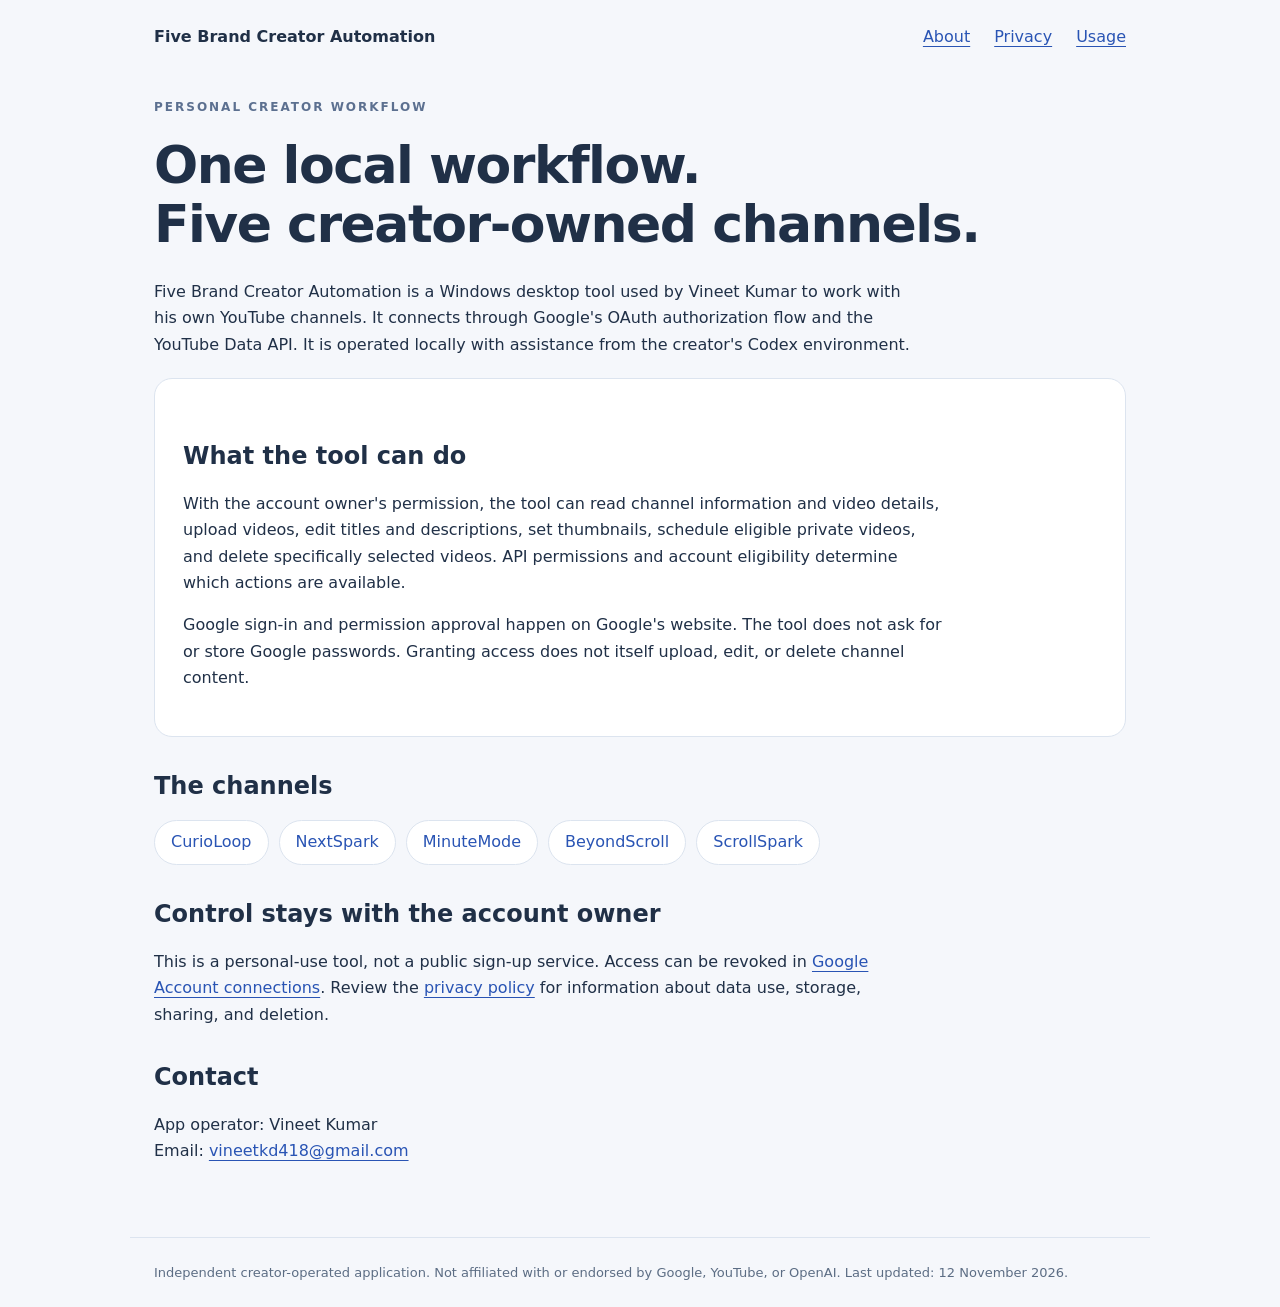
<file: index.html>
<!doctype html><html lang="en"><head><meta charset="utf-8"><meta name="viewport" content="width=device-width, initial-scale=1"><title>Five Brand Creator Automation</title><meta name="description" content="A personal desktop tool for managing five creator-owned YouTube channels through authorized Google API access."><link rel="stylesheet" href="style.css"></head><body><header><strong>Five Brand Creator Automation</strong><nav aria-label="Main"><a href="index.html" aria-current="page">About</a><a href="privacy.html">Privacy</a><a href="terms.html">Usage</a></nav></header><main><div class="label">Personal creator workflow</div><h1>One local workflow.<br>Five creator-owned channels.</h1><p>Five Brand Creator Automation is a Windows desktop tool used by Vineet Kumar to work with his own YouTube channels. It connects through Google's OAuth authorization flow and the YouTube Data API. It is operated locally with assistance from the creator's Codex environment.</p><div class="card"><h2>What the tool can do</h2><p>With the account owner's permission, the tool can read channel information and video details, upload videos, edit titles and descriptions, set thumbnails, schedule eligible private videos, and delete specifically selected videos. API permissions and account eligibility determine which actions are available.</p><p>Google sign-in and permission approval happen on Google's website. The tool does not ask for or store Google passwords. Granting access does not itself upload, edit, or delete channel content.</p></div><h2>The channels</h2><div class="brands"><a href="https://www.youtube.com/@cur.ioloop">CurioLoop</a><a href="https://www.youtube.com/@nextspark54">NextSpark</a><a href="https://www.youtube.com/@minu.temode">MinuteMode</a><a href="https://www.youtube.com/@beyon_dscroll">BeyondScroll</a><a href="https://www.youtube.com/@scrollspark95">ScrollSpark</a></div><h2>Control stays with the account owner</h2><p>This is a personal-use tool, not a public sign-up service. Access can be revoked in <a href="https://myaccount.google.com/connections">Google Account connections</a>. Review the <a href="privacy.html">privacy policy</a> for information about data use, storage, sharing, and deletion.</p><h2>Contact</h2><p>App operator: Vineet Kumar<br>Email: <a href="mailto:vineetkd418@gmail.com">vineetkd418@gmail.com</a></p></main><footer>Independent creator-operated application. Not affiliated with or endorsed by Google, YouTube, or OpenAI. Last updated: 12 November 2026.</footer></body></html>
</file>
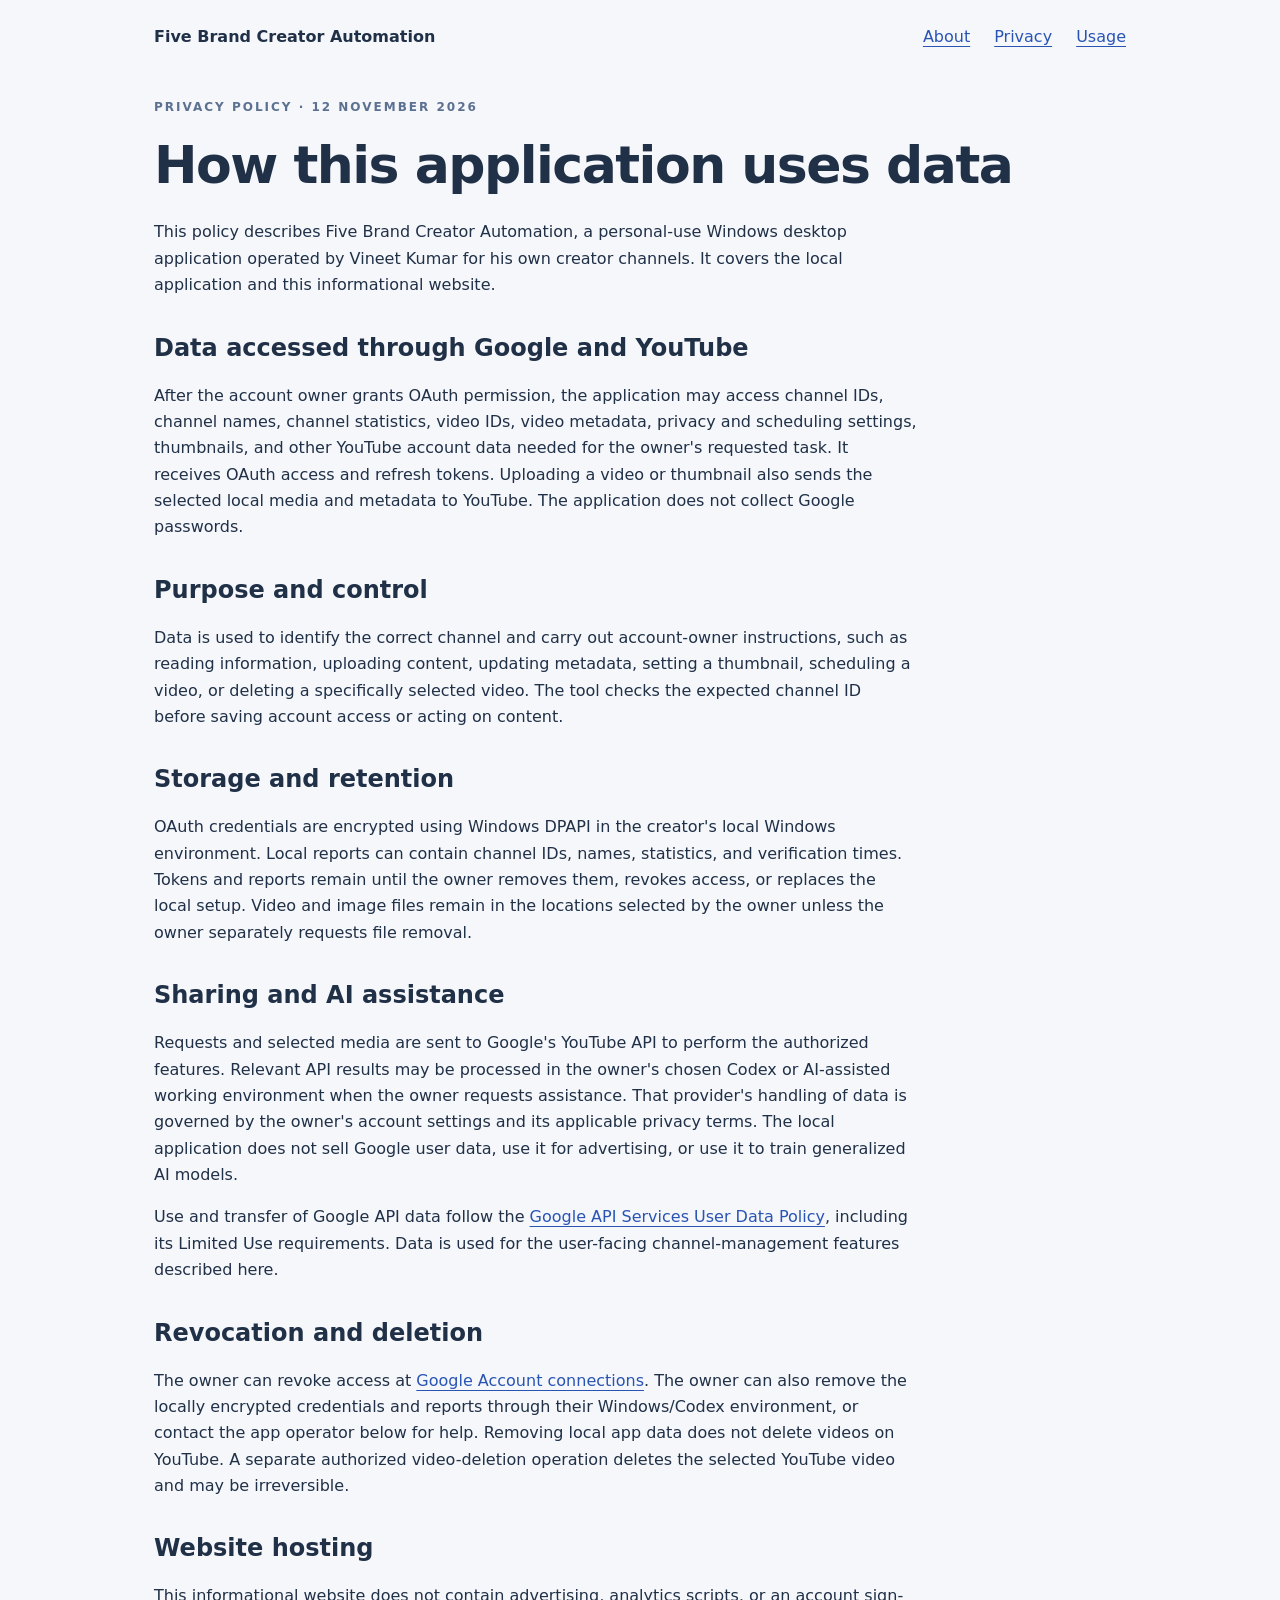
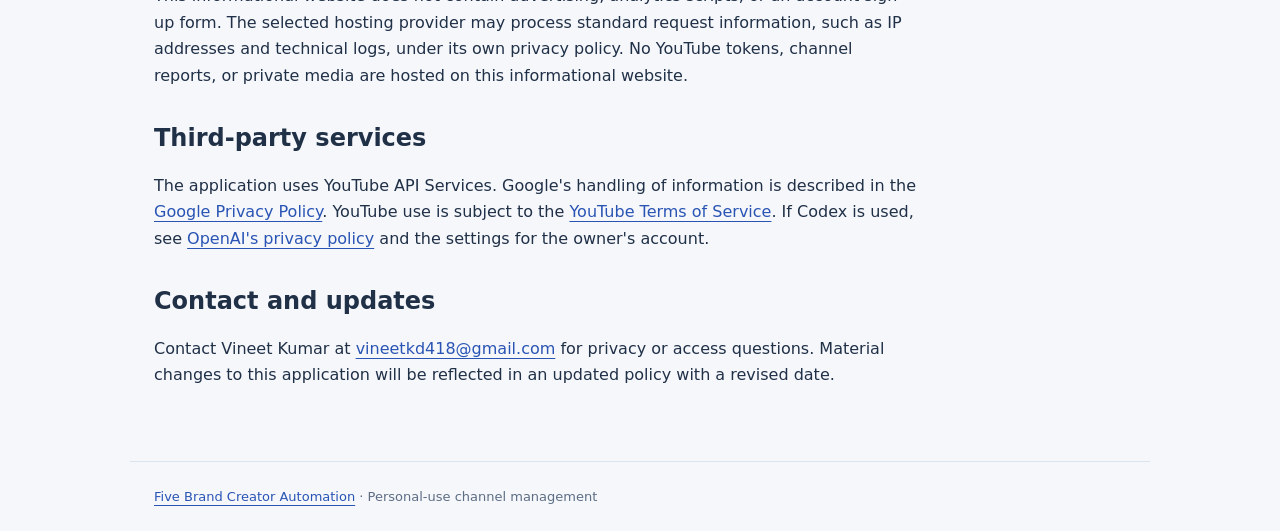
<file: privacy.html>
<!doctype html><html lang="en"><head><meta charset="utf-8"><meta name="viewport" content="width=device-width, initial-scale=1"><title>Privacy Policy — Five Brand Creator Automation</title><link rel="stylesheet" href="style.css"></head><body><header><strong>Five Brand Creator Automation</strong><nav aria-label="Main"><a href="index.html">About</a><a href="privacy.html" aria-current="page">Privacy</a><a href="terms.html">Usage</a></nav></header><main><div class="label">Privacy policy · 12 November 2026</div><h1>How this application uses data</h1><p>This policy describes Five Brand Creator Automation, a personal-use Windows desktop application operated by Vineet Kumar for his own creator channels. It covers the local application and this informational website.</p><h2>Data accessed through Google and YouTube</h2><p>After the account owner grants OAuth permission, the application may access channel IDs, channel names, channel statistics, video IDs, video metadata, privacy and scheduling settings, thumbnails, and other YouTube account data needed for the owner's requested task. It receives OAuth access and refresh tokens. Uploading a video or thumbnail also sends the selected local media and metadata to YouTube. The application does not collect Google passwords.</p><h2>Purpose and control</h2><p>Data is used to identify the correct channel and carry out account-owner instructions, such as reading information, uploading content, updating metadata, setting a thumbnail, scheduling a video, or deleting a specifically selected video. The tool checks the expected channel ID before saving account access or acting on content.</p><h2>Storage and retention</h2><p>OAuth credentials are encrypted using Windows DPAPI in the creator's local Windows environment. Local reports can contain channel IDs, names, statistics, and verification times. Tokens and reports remain until the owner removes them, revokes access, or replaces the local setup. Video and image files remain in the locations selected by the owner unless the owner separately requests file removal.</p><h2>Sharing and AI assistance</h2><p>Requests and selected media are sent to Google's YouTube API to perform the authorized features. Relevant API results may be processed in the owner's chosen Codex or AI-assisted working environment when the owner requests assistance. That provider's handling of data is governed by the owner's account settings and its applicable privacy terms. The local application does not sell Google user data, use it for advertising, or use it to train generalized AI models.</p><p>Use and transfer of Google API data follow the <a href="https://developers.google.com/terms/api-services-user-data-policy">Google API Services User Data Policy</a>, including its Limited Use requirements. Data is used for the user-facing channel-management features described here.</p><h2>Revocation and deletion</h2><p>The owner can revoke access at <a href="https://myaccount.google.com/connections">Google Account connections</a>. The owner can also remove the locally encrypted credentials and reports through their Windows/Codex environment, or contact the app operator below for help. Removing local app data does not delete videos on YouTube. A separate authorized video-deletion operation deletes the selected YouTube video and may be irreversible.</p><h2>Website hosting</h2><p>This informational website does not contain advertising, analytics scripts, or an account sign-up form. The selected hosting provider may process standard request information, such as IP addresses and technical logs, under its own privacy policy. No YouTube tokens, channel reports, or private media are hosted on this informational website.</p><h2>Third-party services</h2><p>The application uses YouTube API Services. Google's handling of information is described in the <a href="https://policies.google.com/privacy">Google Privacy Policy</a>. YouTube use is subject to the <a href="https://www.youtube.com/t/terms">YouTube Terms of Service</a>. If Codex is used, see <a href="https://openai.com/policies/privacy-policy/">OpenAI's privacy policy</a> and the settings for the owner's account.</p><h2>Contact and updates</h2><p>Contact Vineet Kumar at <a href="mailto:vineetkd418@gmail.com">vineetkd418@gmail.com</a> for privacy or access questions. Material changes to this application will be reflected in an updated policy with a revised date.</p></main><footer><a href="index.html">Five Brand Creator Automation</a> · Personal-use channel management</footer></body></html>
</file>
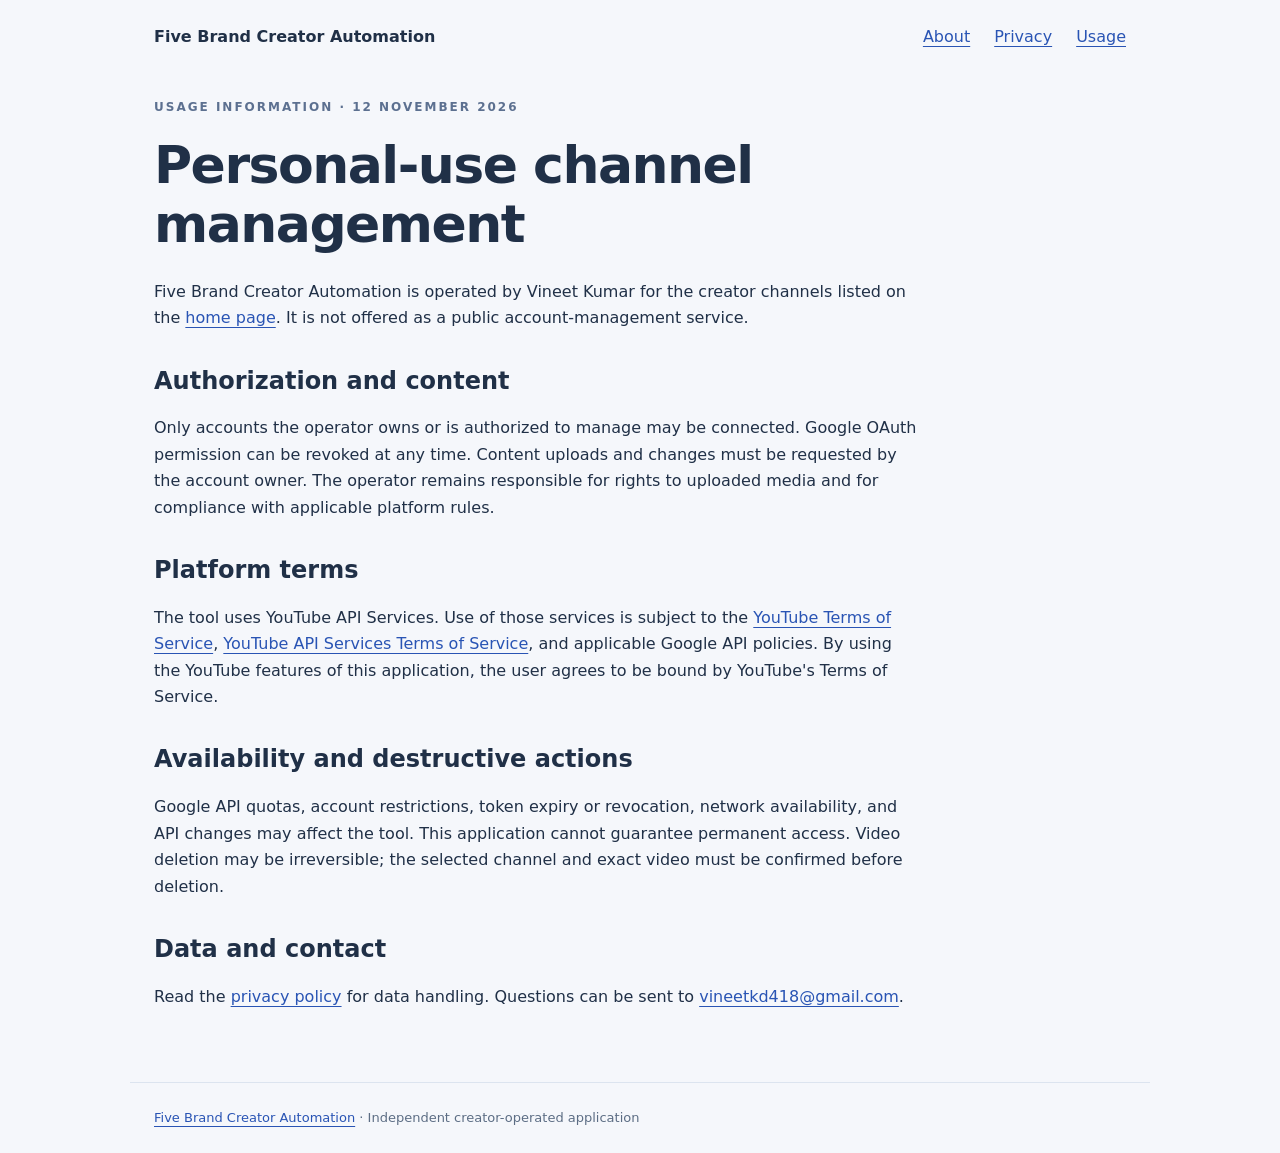
<file: terms.html>
<!doctype html><html lang="en"><head><meta charset="utf-8"><meta name="viewport" content="width=device-width, initial-scale=1"><title>Usage Information — Five Brand Creator Automation</title><link rel="stylesheet" href="style.css"></head><body><header><strong>Five Brand Creator Automation</strong><nav aria-label="Main"><a href="index.html">About</a><a href="privacy.html">Privacy</a><a href="terms.html" aria-current="page">Usage</a></nav></header><main><div class="label">Usage information · 12 November 2026</div><h1>Personal-use channel management</h1><p>Five Brand Creator Automation is operated by Vineet Kumar for the creator channels listed on the <a href="index.html">home page</a>. It is not offered as a public account-management service.</p><h2>Authorization and content</h2><p>Only accounts the operator owns or is authorized to manage may be connected. Google OAuth permission can be revoked at any time. Content uploads and changes must be requested by the account owner. The operator remains responsible for rights to uploaded media and for compliance with applicable platform rules.</p><h2>Platform terms</h2><p>The tool uses YouTube API Services. Use of those services is subject to the <a href="https://www.youtube.com/t/terms">YouTube Terms of Service</a>, <a href="https://developers.google.com/youtube/terms/api-services-terms-of-service">YouTube API Services Terms of Service</a>, and applicable Google API policies. By using the YouTube features of this application, the user agrees to be bound by YouTube's Terms of Service.</p><h2>Availability and destructive actions</h2><p>Google API quotas, account restrictions, token expiry or revocation, network availability, and API changes may affect the tool. This application cannot guarantee permanent access. Video deletion may be irreversible; the selected channel and exact video must be confirmed before deletion.</p><h2>Data and contact</h2><p>Read the <a href="privacy.html">privacy policy</a> for data handling. Questions can be sent to <a href="mailto:vineetkd418@gmail.com">vineetkd418@gmail.com</a>.</p></main><footer><a href="index.html">Five Brand Creator Automation</a> · Independent creator-operated application</footer></body></html>
</file>
<file: style.css>
:root{font-family:system-ui,-apple-system,Segoe UI,sans-serif;color:#203047;background:#f5f7fb;line-height:1.65}*{box-sizing:border-box}body{margin:0}header,main,footer{max-width:1020px;margin:auto;padding:24px}header{display:flex;justify-content:space-between;align-items:center;gap:24px}a{color:#2954b4;text-underline-offset:4px}nav{display:flex;gap:24px;flex-wrap:wrap}h1{font-size:clamp(30px,5vw,52px);line-height:1.14;letter-spacing:-1.5px;margin:18px 0 24px}h2{margin-top:34px;line-height:1.25}p,li{max-width:75ch}.label{font-size:12px;text-transform:uppercase;letter-spacing:2px;color:#5c7090;font-weight:700}.card{background:#fff;border:1px solid #dce4ef;padding:28px;border-radius:18px;margin:20px 0}.brands{display:flex;flex-wrap:wrap;gap:10px}.brands a{border:1px solid #dce4ef;border-radius:99px;padding:8px 16px;text-decoration:none;background:#fff}.muted,footer{color:#5c6d84}footer{font-size:13px;border-top:1px solid #dce4ef;margin-top:32px}code{font-size:13px;overflow-wrap:anywhere}a:focus-visible{outline:3px solid #7ba4ff;outline-offset:5px}@media(max-width:600px){header{align-items:start;flex-direction:column}.card{padding:20px}nav{gap:18px}}
</file>
